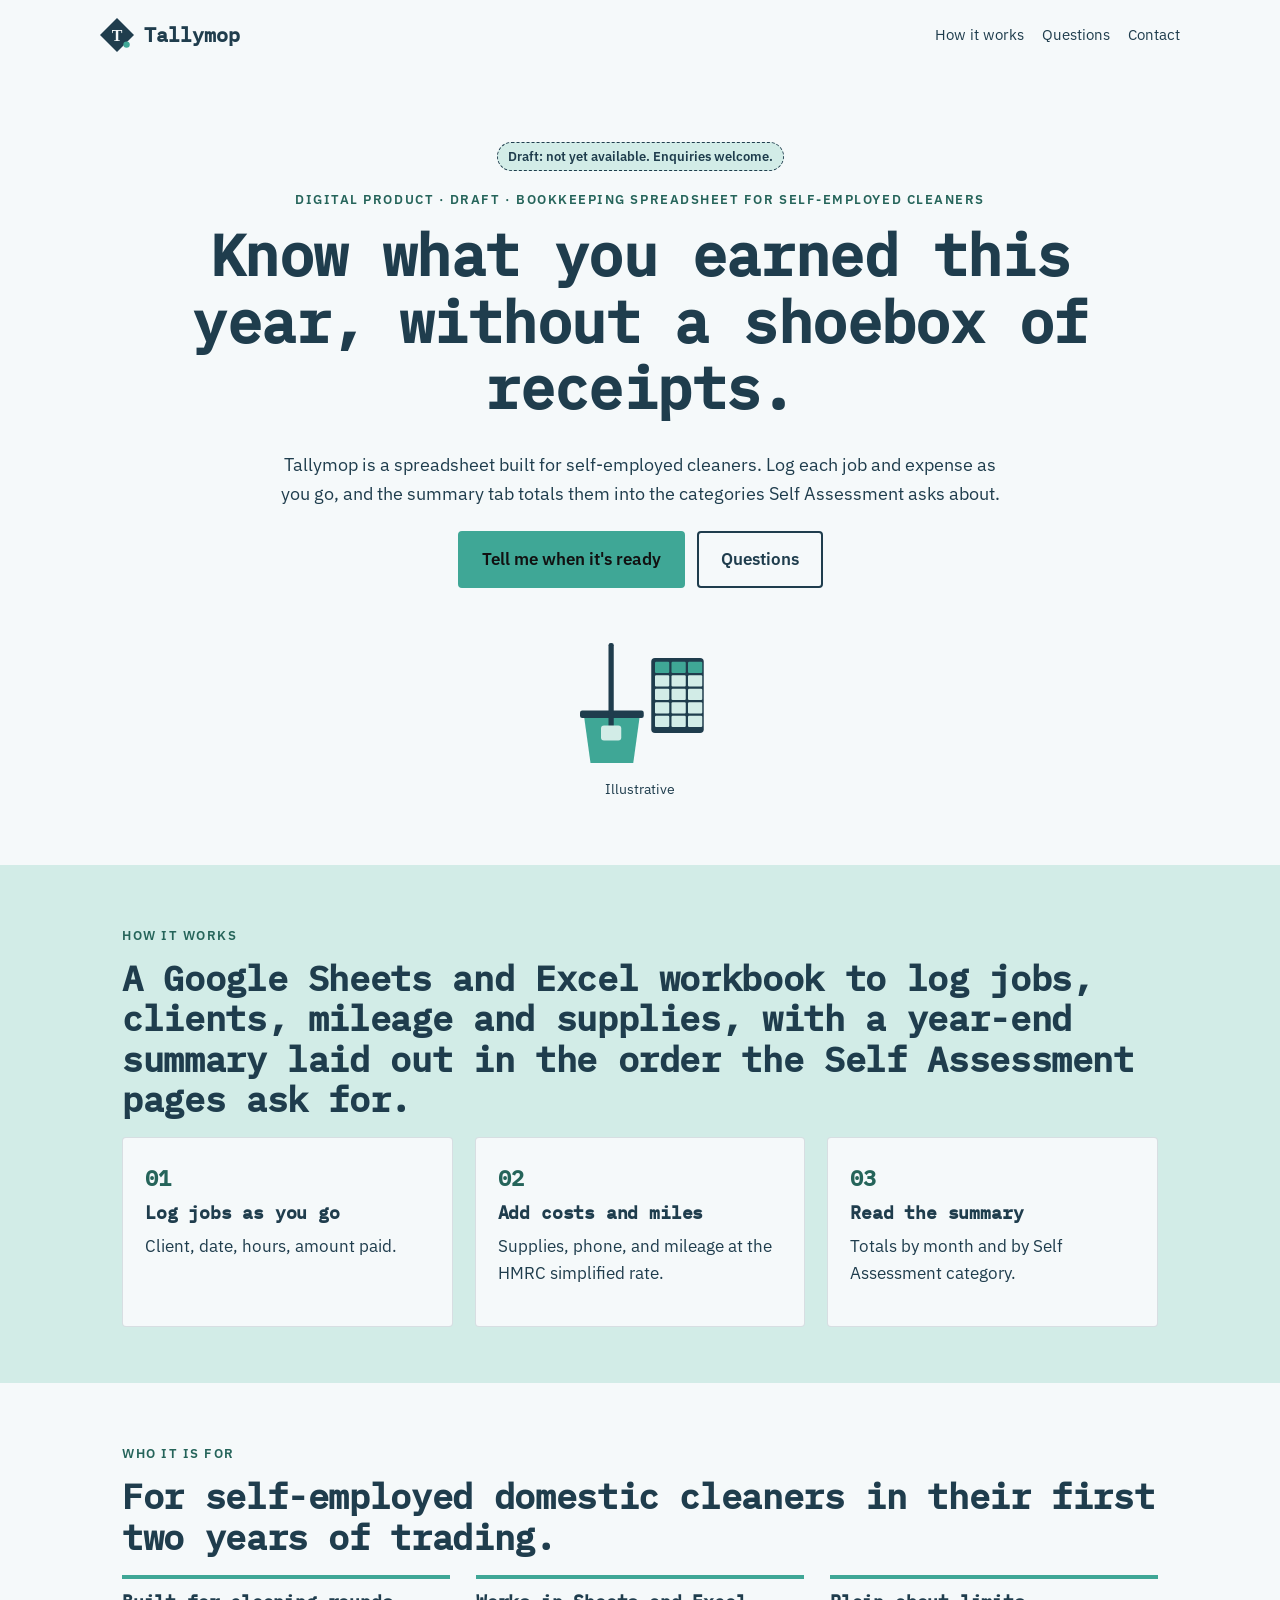
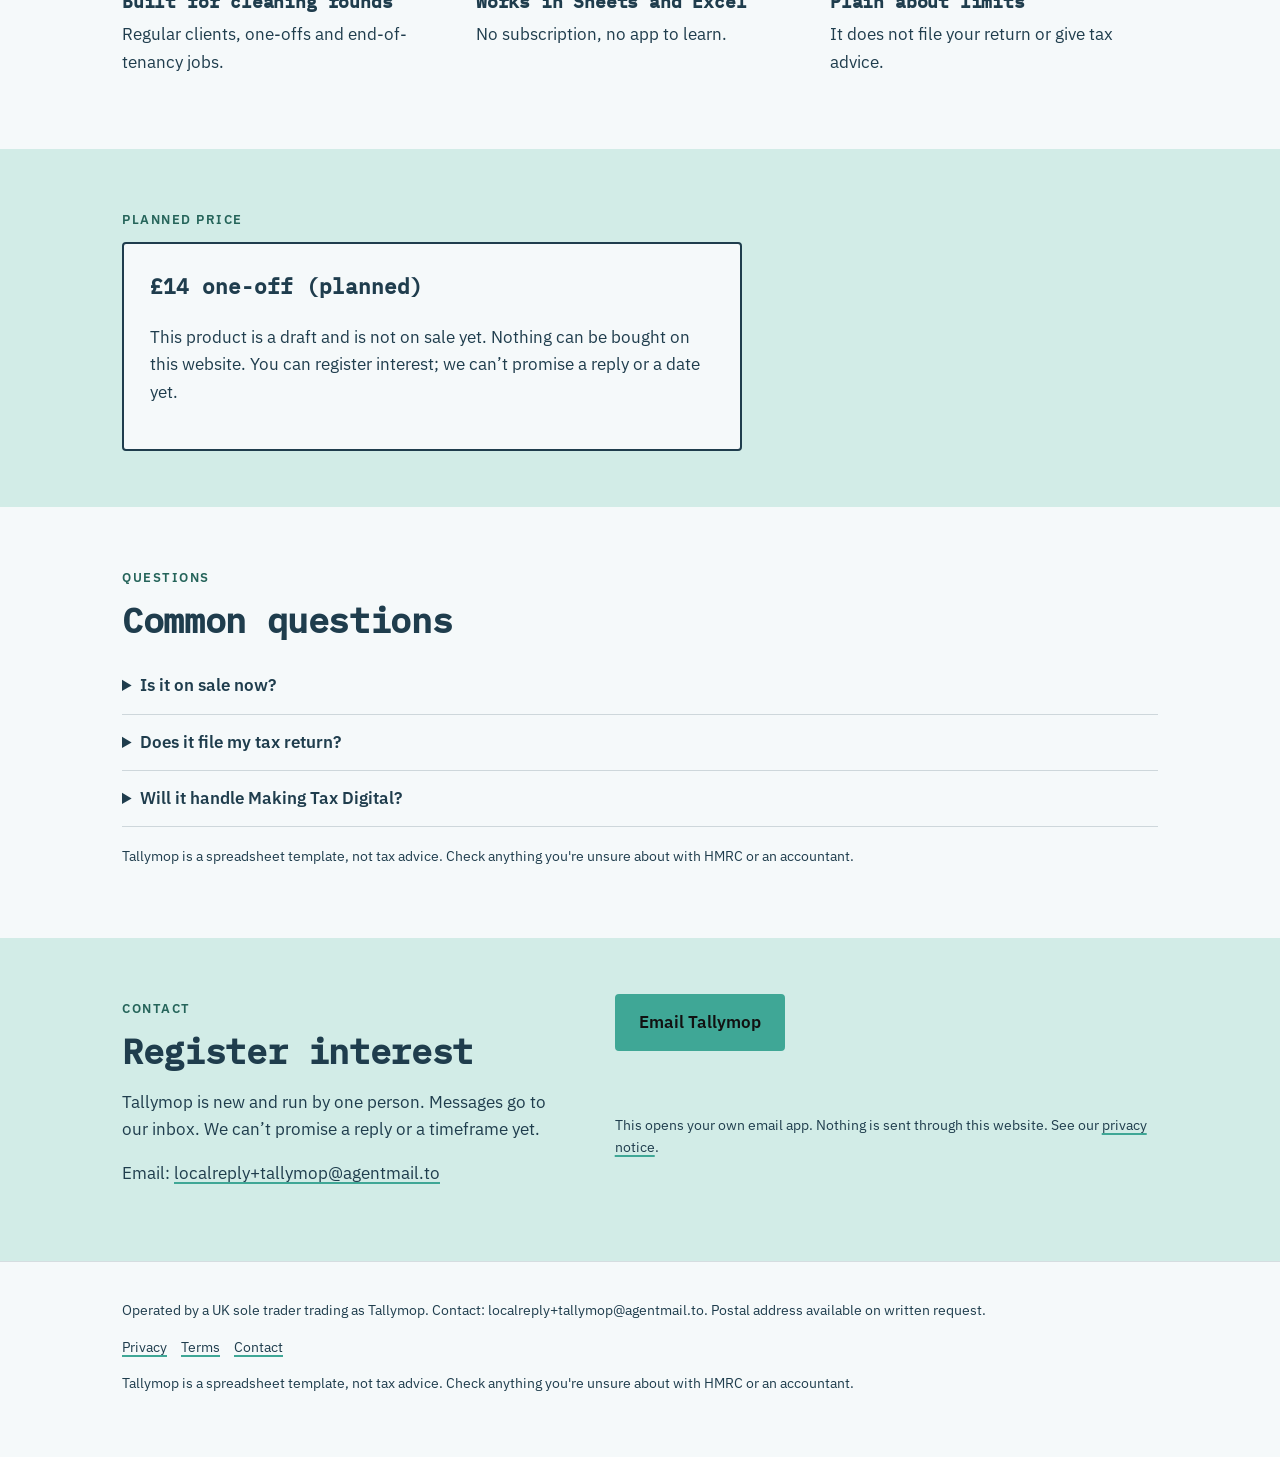
<file: index.html>
<!doctype html>
<html lang="en-GB">
<head>
<meta charset="utf-8">
<meta name="viewport" content="width=device-width, initial-scale=1">
<meta http-equiv="Content-Security-Policy" content="default-src 'self'; img-src 'self' data: https://localreplyloop.goatcounter.com; style-src 'self'; script-src 'self'; font-src 'self'; connect-src 'self'; form-action 'self'; base-uri 'self'; object-src 'none'">
<meta name="referrer" content="strict-origin-when-cross-origin">
<title>Tallymop: Know what you earned this year, without a shoebox of receipts</title>
<meta name="description" content="A Google Sheets and Excel workbook to log jobs, clients, mileage and supplies, with a year-end summary laid out in the order the Self Assessment.">
<meta name="theme-color" content="#1F3D4D">
<meta property="og:type" content="website"><meta property="og:title" content="Tallymop: Know what you earned this year, without a shoebox of receipts"><meta property="og:description" content="A Google Sheets and Excel workbook to log jobs, clients, mileage and supplies, with a year-end summary laid out in the order the Self Assessment.">
<meta property="og:image" content="https://evanturner557-del.github.io/tallymop/assets/og.png"><meta property="og:image:width" content="1200"><meta property="og:image:height" content="630">
<meta property="og:image:alt" content="Tallymop: Know what you earned this year, without a shoebox of receipts."><meta property="og:site_name" content="Tallymop"><meta property="og:locale" content="en_GB">
<meta property="og:url" content="https://evanturner557-del.github.io/tallymop/"><meta name="twitter:card" content="summary_large_image">
<link rel="canonical" href="https://evanturner557-del.github.io/tallymop/">
<link rel="icon" href="assets/favicon.svg" type="image/svg+xml">
<link rel="stylesheet" href="assets/site.css">
<script src="assets/config.js"></script>
<script src="assets/analytics.js" defer></script>
<script src="_shared/kit.js" defer></script>
</head>
<body>
<a class="skip" href="#main">Skip to content</a>
<header><div class="wrap top"><a class="brand" href="./"><svg viewBox="0 0 64 64" aria-hidden="true" width="34" height="34"><path d="M32 0 64 32 32 64 0 32z" fill="#1F3D4D"/><text x="32" y="43" text-anchor="middle" font-family="Georgia, serif" font-weight="700" font-size="30" fill="#F5F9FA">T</text><circle cx="50" cy="50" r="6" fill="#3FA796"/></svg>Tallymop</a><nav aria-label="Primary"><a href="#how">How it works</a><a href="#faq">Questions</a><a href="#contact">Contact</a></nav></div></header>
<main id="main">
<section class="hero"><div class="wrap"><span class="draft">Draft: not yet available. Enquiries welcome.</span><br><span class="eyebrow">Digital product · draft · Bookkeeping spreadsheet for self-employed cleaners</span><h1>Know what you earned this year, without a shoebox of receipts.</h1><p class="lede">Tallymop is a spreadsheet built for self-employed cleaners. Log each job and expense as you go, and the summary tab totals them into the categories Self Assessment asks about.</p><div class="ctas"><a class="btn" href="#contact" data-cta="hero">Tell me when it&#x27;s ready</a><a class="btn ghost" href="#faq" data-cta="hero-secondary">Questions</a></div><figure class="art"><svg viewBox="0 0 400 400" aria-hidden="true" focusable="false" class="motif"><path d="M50 230 h150 l-18 130 h-114z" fill="#3FA796"/><rect x="40" y="220" width="170" height="20" rx="6" fill="#1F3D4D"/><rect x="116" y="40" width="14" height="230" rx="6" fill="#1F3D4D"/><rect x="96" y="260" width="54" height="40" rx="8" fill="#D2ECE7"/><rect x="230" y="80" width="140" height="200" rx="10" fill="#1F3D4D"/><rect x="240" y="90" width="38" height="30" rx="3" fill="#3FA796"/><rect x="284" y="90" width="38" height="30" rx="3" fill="#3FA796"/><rect x="328" y="90" width="38" height="30" rx="3" fill="#3FA796"/><rect x="240" y="126" width="38" height="30" rx="3" fill="#D2ECE7"/><rect x="284" y="126" width="38" height="30" rx="3" fill="#D2ECE7"/><rect x="328" y="126" width="38" height="30" rx="3" fill="#D2ECE7"/><rect x="240" y="162" width="38" height="30" rx="3" fill="#D2ECE7"/><rect x="284" y="162" width="38" height="30" rx="3" fill="#D2ECE7"/><rect x="328" y="162" width="38" height="30" rx="3" fill="#D2ECE7"/><rect x="240" y="198" width="38" height="30" rx="3" fill="#D2ECE7"/><rect x="284" y="198" width="38" height="30" rx="3" fill="#D2ECE7"/><rect x="328" y="198" width="38" height="30" rx="3" fill="#D2ECE7"/><rect x="240" y="234" width="38" height="30" rx="3" fill="#D2ECE7"/><rect x="284" y="234" width="38" height="30" rx="3" fill="#D2ECE7"/><rect x="328" y="234" width="38" height="30" rx="3" fill="#D2ECE7"/></svg><figcaption class="fine">Illustrative</figcaption></figure></div></section>
<section class="tint" id="how"><div class="wrap"><span class="eyebrow">How it works</span><h2>A Google Sheets and Excel workbook to log jobs, clients, mileage and supplies, with a year-end summary laid out in the order the Self Assessment pages ask for.</h2><div class="steps"><div class="step"><h3>Log jobs as you go</h3><p>Client, date, hours, amount paid.</p></div><div class="step"><h3>Add costs and miles</h3><p>Supplies, phone, and mileage at the HMRC simplified rate.</p></div><div class="step"><h3>Read the summary</h3><p>Totals by month and by Self Assessment category.</p></div></div></div></section>
<section><div class="wrap"><span class="eyebrow">Who it is for</span><h2>For self-employed domestic cleaners in their first two years of trading.</h2><div class="points"><div class="point"><h3>Built for cleaning rounds</h3><p>Regular clients, one-offs and end-of-tenancy jobs.</p></div><div class="point"><h3>Works in Sheets and Excel</h3><p>No subscription, no app to learn.</p></div><div class="point"><h3>Plain about limits</h3><p>It does not file your return or give tax advice.</p></div></div></div></section>
<section class="tint" id="price"><div class="wrap"><span class="eyebrow">Planned price</span><div class="pricebox"><p class="price">£14 one-off (planned)</p><p>This product is a draft and is not on sale yet. Nothing can be bought on this website. You can register interest; we can’t promise a reply or a date yet.</p></div></div></section>
<section id="faq"><div class="wrap"><span class="eyebrow">Questions</span><h2>Common questions</h2><details><summary>Is it on sale now?</summary><p>Not yet. Tallymop is a draft product. Ask to hear when it&#x27;s ready.</p></details><details><summary>Does it file my tax return?</summary><p>No. It organises your figures. You or your accountant still file.</p></details><details><summary>Will it handle Making Tax Digital?</summary><p>Not on its own. If MTD applies to you, you&#x27;ll need compatible software too.</p></details><p class="fine fine-gap">Tallymop is a spreadsheet template, not tax advice. Check anything you&#x27;re unsure about with HMRC or an accountant.</p></div></section>
<section class="tint" id="contact"><div class="wrap contact-grid"><div><span class="eyebrow">Contact</span><h2>Register interest</h2><p>Tallymop is new and run by one person. Messages go to our inbox. We can’t promise a reply or a timeframe yet.</p><p>Email: <a href="mailto:localreply+tallymop@agentmail.to">localreply+tallymop@agentmail.to</a></p></div><div class="form contact-mail"><p><a class="btn" href="mailto:localreply+tallymop@agentmail.to?subject=%5BTallymop%5D%20Enquiry" data-cta="enquire">Email Tallymop</a></p><p class="hint">This opens your own email app. Nothing is sent through this website. See our <a href="privacy.html">privacy notice</a>.</p></div></div></section>
</main><footer><div class="wrap"><p>Operated by a UK sole trader trading as Tallymop. Contact: localreply+tallymop@agentmail.to. Postal address available on written request.</p>
<p><a href="privacy.html">Privacy</a><a href="terms.html">Terms</a><a href="./#contact">Contact</a></p>
<p class="fine">Tallymop is a spreadsheet template, not tax advice. Check anything you&#x27;re unsure about with HMRC or an accountant.</p></div></footer>
</body></html>
</file>
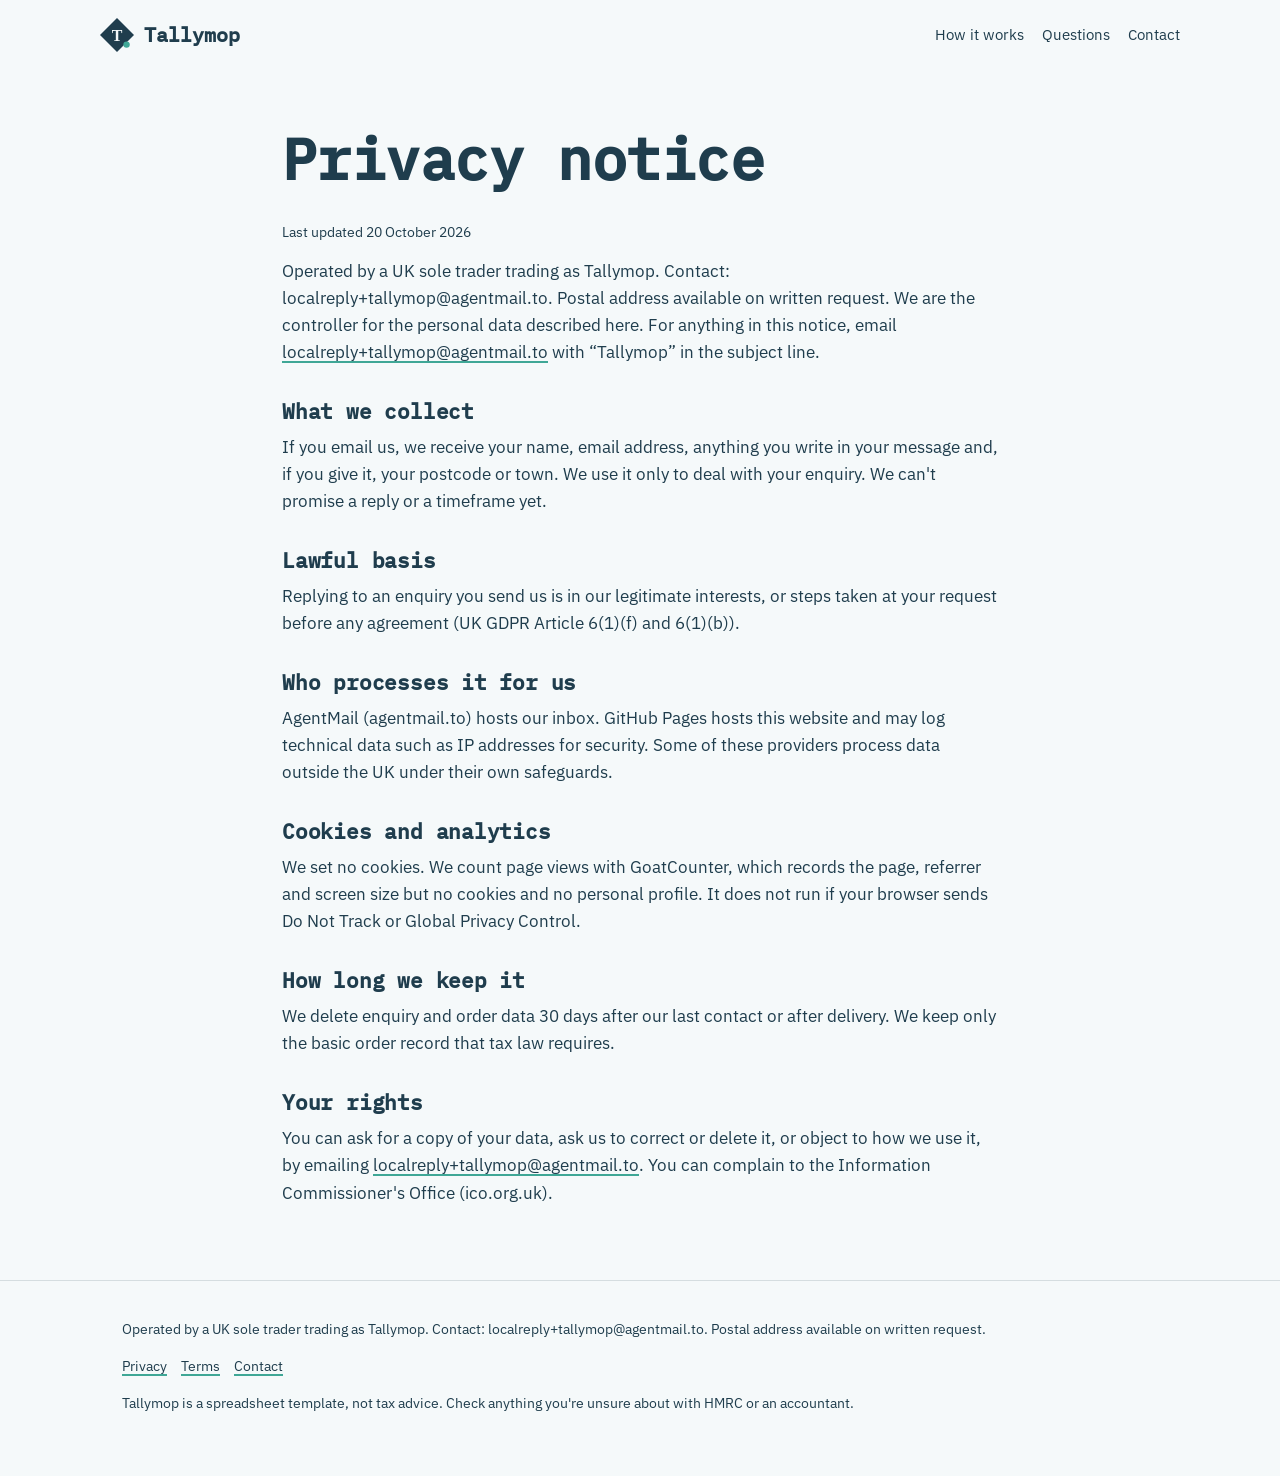
<file: privacy.html>
<!doctype html>
<html lang="en-GB">
<head>
<meta charset="utf-8">
<meta name="viewport" content="width=device-width, initial-scale=1">
<meta http-equiv="Content-Security-Policy" content="default-src 'self'; img-src 'self' data: https://localreplyloop.goatcounter.com; style-src 'self'; script-src 'self'; font-src 'self'; connect-src 'self'; form-action 'self'; base-uri 'self'; object-src 'none'">
<meta name="referrer" content="strict-origin-when-cross-origin">
<title>Privacy notice | Tallymop</title>
<meta name="description" content="Privacy notice for Tallymop.">
<meta name="theme-color" content="#1F3D4D">
<meta property="og:type" content="website"><meta property="og:title" content="Privacy notice | Tallymop"><meta property="og:description" content="Privacy notice for Tallymop.">
<meta property="og:image" content="https://evanturner557-del.github.io/tallymop/assets/og.png"><meta property="og:image:width" content="1200"><meta property="og:image:height" content="630">
<meta property="og:image:alt" content="Tallymop: Know what you earned this year, without a shoebox of receipts."><meta property="og:site_name" content="Tallymop"><meta property="og:locale" content="en_GB">
<meta property="og:url" content="https://evanturner557-del.github.io/tallymop/privacy.html"><meta name="twitter:card" content="summary_large_image">
<link rel="canonical" href="https://evanturner557-del.github.io/tallymop/privacy.html">
<link rel="icon" href="assets/favicon.svg" type="image/svg+xml">
<link rel="stylesheet" href="assets/site.css">
<script src="assets/config.js"></script>
<script src="assets/analytics.js" defer></script>
<script src="_shared/kit.js" defer></script>
</head>
<body>
<a class="skip" href="#main">Skip to content</a>
<header><div class="wrap top"><a class="brand" href="./"><svg viewBox="0 0 64 64" aria-hidden="true" width="34" height="34"><path d="M32 0 64 32 32 64 0 32z" fill="#1F3D4D"/><text x="32" y="43" text-anchor="middle" font-family="Georgia, serif" font-weight="700" font-size="30" fill="#F5F9FA">T</text><circle cx="50" cy="50" r="6" fill="#3FA796"/></svg>Tallymop</a><nav aria-label="Primary"><a href="#how">How it works</a><a href="#faq">Questions</a><a href="#contact">Contact</a></nav></div></header><main id="main"><section><div class="wrap legal"><h1>Privacy notice</h1><p class="fine">Last updated 20 October 2026</p>
<p><span>Operated by a UK sole trader trading as Tallymop. Contact: localreply+tallymop@agentmail.to. Postal address available on written request.</span> We are the controller for the personal data described here. For anything in this notice, email <a href="mailto:localreply+tallymop@agentmail.to">localreply+tallymop@agentmail.to</a> with “Tallymop” in the subject line.</p>
<h2>What we collect</h2><p>If you email us, we receive your name, email address, anything you write in your message and, if you give it, your postcode or town. We use it only to deal with your enquiry. We can&#x27;t promise a reply or a timeframe yet.</p>
<h2>Lawful basis</h2><p>Replying to an enquiry you send us is in our legitimate interests, or steps taken at your request before any agreement (UK GDPR Article 6(1)(f) and 6(1)(b)).</p>
<h2>Who processes it for us</h2><p>AgentMail (agentmail.to) hosts our inbox. GitHub Pages hosts this website and may log technical data such as IP addresses for security. Some of these providers process data outside the UK under their own safeguards.</p>
<h2>Cookies and analytics</h2><p>We set no cookies. We count page views with GoatCounter, which records the page, referrer and screen size but no cookies and no personal profile. It does not run if your browser sends Do Not Track or Global Privacy Control.</p>
<h2>How long we keep it</h2><p>We delete enquiry and order data 30 days after our last contact or after delivery. We keep only the basic order record that tax law requires.</p>
<h2>Your rights</h2><p>You can ask for a copy of your data, ask us to correct or delete it, or object to how we use it, by emailing <a href="mailto:localreply+tallymop@agentmail.to">localreply+tallymop@agentmail.to</a>. You can complain to the Information Commissioner's Office (ico.org.uk).</p></div></section></main><footer><div class="wrap"><p>Operated by a UK sole trader trading as Tallymop. Contact: localreply+tallymop@agentmail.to. Postal address available on written request.</p>
<p><a href="privacy.html">Privacy</a><a href="terms.html">Terms</a><a href="./#contact">Contact</a></p>
<p class="fine">Tallymop is a spreadsheet template, not tax advice. Check anything you&#x27;re unsure about with HMRC or an accountant.</p></div></footer>
</body></html>
</file>
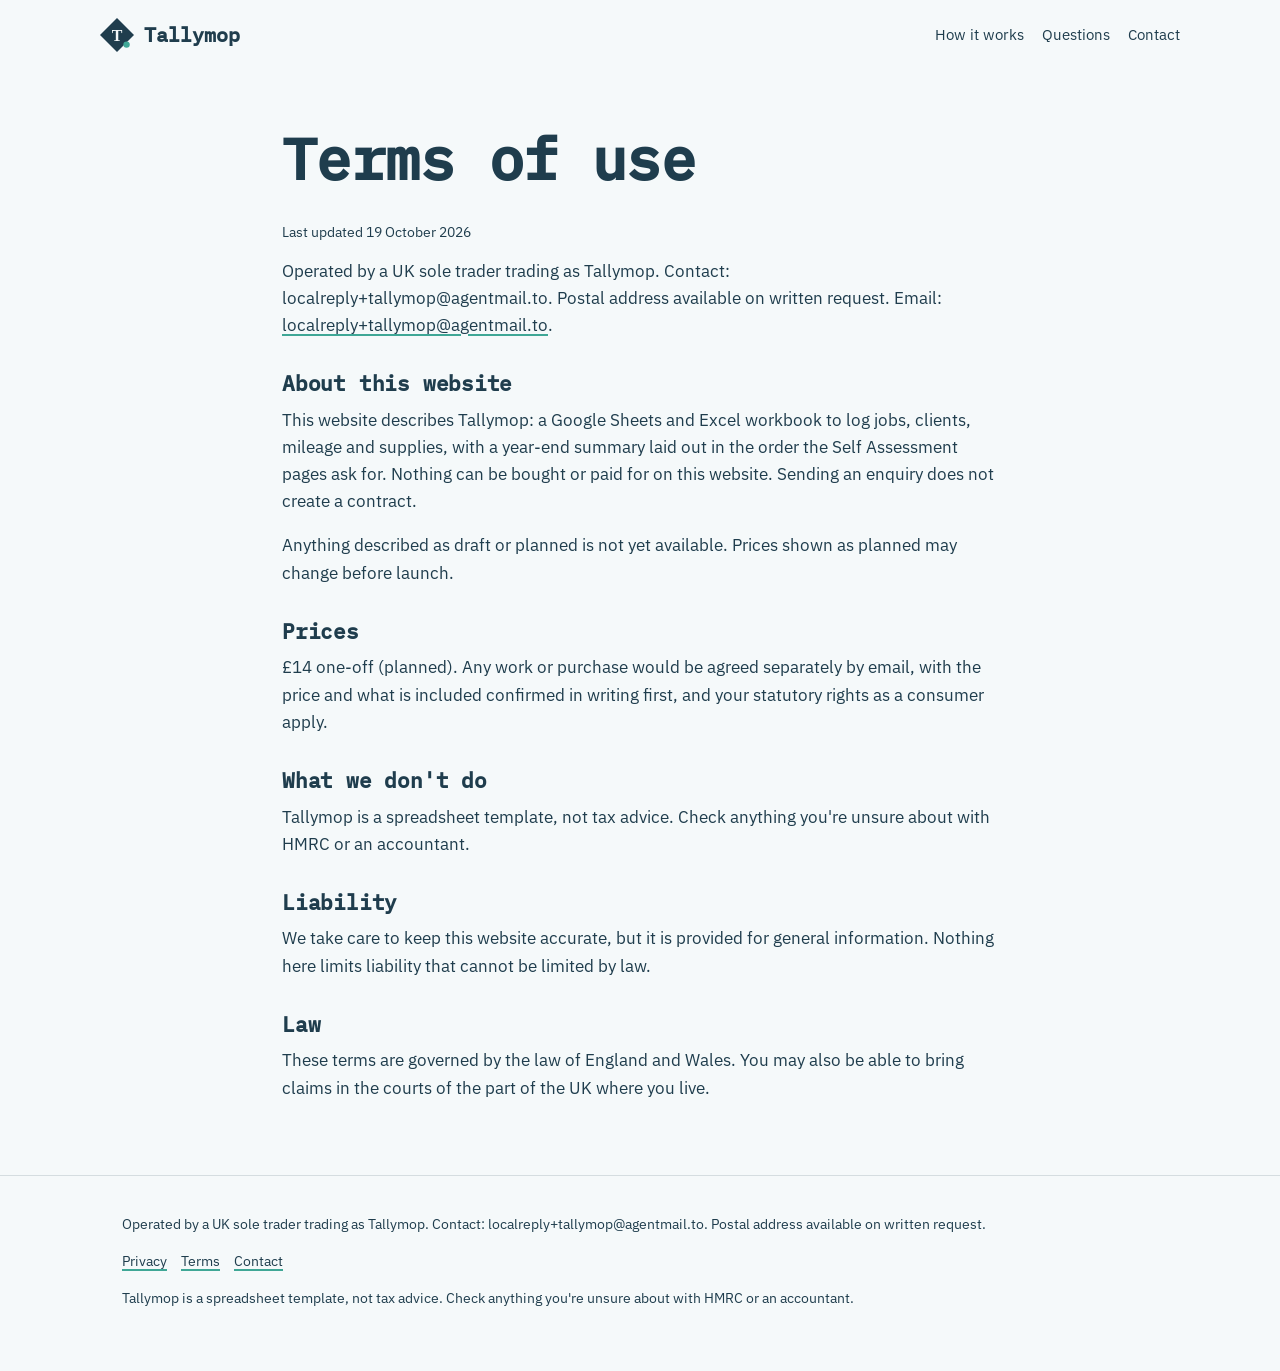
<file: terms.html>
<!doctype html>
<html lang="en-GB">
<head>
<meta charset="utf-8">
<meta name="viewport" content="width=device-width, initial-scale=1">
<meta http-equiv="Content-Security-Policy" content="default-src 'self'; img-src 'self' data: https://localreplyloop.goatcounter.com; style-src 'self'; script-src 'self'; font-src 'self'; connect-src 'self'; form-action 'self'; base-uri 'self'; object-src 'none'">
<meta name="referrer" content="strict-origin-when-cross-origin">
<title>Terms of use | Tallymop</title>
<meta name="description" content="Terms of use for Tallymop.">
<meta name="theme-color" content="#1F3D4D">
<meta property="og:type" content="website"><meta property="og:title" content="Terms of use | Tallymop"><meta property="og:description" content="Terms of use for Tallymop.">
<meta property="og:image" content="https://evanturner557-del.github.io/tallymop/assets/og.png"><meta property="og:image:width" content="1200"><meta property="og:image:height" content="630">
<meta property="og:image:alt" content="Tallymop: Know what you earned this year, without a shoebox of receipts."><meta property="og:site_name" content="Tallymop"><meta property="og:locale" content="en_GB">
<meta property="og:url" content="https://evanturner557-del.github.io/tallymop/terms.html"><meta name="twitter:card" content="summary_large_image">
<link rel="canonical" href="https://evanturner557-del.github.io/tallymop/terms.html">
<link rel="icon" href="assets/favicon.svg" type="image/svg+xml">
<link rel="stylesheet" href="assets/site.css">
<script src="assets/config.js"></script>
<script src="assets/analytics.js" defer></script>
<script src="_shared/kit.js" defer></script>
</head>
<body>
<a class="skip" href="#main">Skip to content</a>
<header><div class="wrap top"><a class="brand" href="./"><svg viewBox="0 0 64 64" aria-hidden="true" width="34" height="34"><path d="M32 0 64 32 32 64 0 32z" fill="#1F3D4D"/><text x="32" y="43" text-anchor="middle" font-family="Georgia, serif" font-weight="700" font-size="30" fill="#F5F9FA">T</text><circle cx="50" cy="50" r="6" fill="#3FA796"/></svg>Tallymop</a><nav aria-label="Primary"><a href="#how">How it works</a><a href="#faq">Questions</a><a href="#contact">Contact</a></nav></div></header><main id="main"><section><div class="wrap legal"><h1>Terms of use</h1><p class="fine">Last updated 19 October 2026</p>
<p><span>Operated by a UK sole trader trading as Tallymop. Contact: localreply+tallymop@agentmail.to. Postal address available on written request.</span> Email: <a href="mailto:localreply+tallymop@agentmail.to">localreply+tallymop@agentmail.to</a>.</p>
<h2>About this website</h2><p>This website describes Tallymop: a Google Sheets and Excel workbook to log jobs, clients, mileage and supplies, with a year-end summary laid out in the order the Self Assessment pages ask for. Nothing can be bought or paid for on this website. Sending an enquiry does not create a contract.</p><p>Anything described as draft or planned is not yet available. Prices shown as planned may change before launch.</p>
<h2>Prices</h2><p>£14 one-off (planned). Any work or purchase would be agreed separately by email, with the price and what is included confirmed  in writing first, and your statutory rights as a consumer apply.</p>
<h2>What we don't do</h2><p>Tallymop is a spreadsheet template, not tax advice. Check anything you&#x27;re unsure about with HMRC or an accountant.</p>
<h2>Liability</h2><p>We take care to keep this website accurate, but it is provided for general information. Nothing here limits liability that cannot be limited by law.</p>
<h2>Law</h2><p>These terms are governed by the law of England and Wales. You may also be able to bring claims in the courts of the part of the UK where you live.</p></div></section></main><footer><div class="wrap"><p>Operated by a UK sole trader trading as Tallymop. Contact: localreply+tallymop@agentmail.to. Postal address available on written request.</p>
<p><a href="privacy.html">Privacy</a><a href="terms.html">Terms</a><a href="./#contact">Contact</a></p>
<p class="fine">Tallymop is a spreadsheet template, not tax advice. Check anything you&#x27;re unsure about with HMRC or an accountant.</p></div></footer>
</body></html>
</file>
<file: assets/site.css>
@font-face{font-family:'IBM Plex Mono';font-weight:500;font-style:normal;font-display:swap;src:url(fonts/ibm-plex-mono-latin-500-normal.woff2) format('woff2')}
@font-face{font-family:'IBM Plex Sans';font-weight:400;font-style:normal;font-display:swap;src:url(fonts/ibm-plex-sans-latin-400-normal.woff2) format('woff2')}
@font-face{font-family:'IBM Plex Sans';font-weight:600;font-style:normal;font-display:swap;src:url(fonts/ibm-plex-sans-latin-600-normal.woff2) format('woff2')}
:root{--ink:#1F3D4D;--paper:#F5F9FA;--acc:#3FA796;--acc-text:#25645A;--on-acc:#111111;--acc-btn:#3FA796;--soft:#D2ECE7;--on-ink:#F5F9FA;--r:4px;--br:4px;--head:'IBM Plex Mono', ui-monospace, monospace;--body:'IBM Plex Sans', system-ui, sans-serif}
*,*::before,*::after{box-sizing:border-box}html{scroll-behavior:smooth}@media (prefers-reduced-motion:reduce){html{scroll-behavior:auto}*{transition:none!important}}
body{margin:0;font-family:var(--body);color:var(--ink);background:var(--paper);line-height:1.6;font-size:17px;-webkit-font-smoothing:antialiased}
h1,h2,h3{font-family:var(--head);line-height:1.15;margin:0 0 .5em;letter-spacing:-.01em}h1{font-size:clamp(2.1rem,5vw,3.6rem)}h2{font-size:clamp(1.5rem,3vw,2.2rem)}h3{font-size:1.15rem}
p{margin:0 0 1em}a{color:var(--ink);text-decoration-color:var(--acc);text-underline-offset:3px;text-decoration-thickness:2px}
.wrap{max-width:1080px;margin:0 auto;padding:0 22px}.skip{position:absolute;left:-999px}.skip:focus{left:12px;top:12px;background:var(--ink);color:var(--on-ink);padding:8px 12px;z-index:9}
:focus-visible{outline:3px solid var(--acc);outline-offset:2px}
.top{display:flex;align-items:center;justify-content:space-between;padding:18px 0;gap:16px}.brand{display:flex;align-items:center;gap:10px;font-family:var(--head);font-weight:700;font-size:1.25rem;text-decoration:none}
.top nav a{margin-left:18px;font-size:.95rem;text-decoration:none}.top nav a:hover{text-decoration:underline}
.btn{display:inline-block;background:var(--acc-btn);color:var(--on-acc);padding:13px 22px;border-radius:var(--br);font-weight:600;text-decoration:none;border:2px solid var(--acc-btn);cursor:pointer;font:inherit;font-weight:600}
.btn:hover{filter:none;box-shadow:inset 0 0 0 2px currentColor}.btn.ghost{background:transparent;color:var(--ink);border-color:var(--ink)}
.eyebrow{display:inline-block;font-size:.8rem;letter-spacing:.12em;text-transform:uppercase;font-weight:600;color:var(--acc-text);margin-bottom:12px}
.hero{padding:48px 0 64px}.hero .lede{font-size:1.15rem;max-width:40em}.ctas{display:flex;gap:12px;flex-wrap:wrap;margin-top:22px}
.motif{width:100%;height:auto;max-width:420px;display:block}.art{margin:0}
.draft{display:inline-block;background:var(--soft);border:1px dashed var(--ink);padding:3px 10px;border-radius:999px;font-size:.82rem;font-weight:600;margin-bottom:14px}
section{padding:56px 0}.tint{background:var(--soft)}
.steps{display:grid;grid-template-columns:repeat(auto-fit,minmax(220px,1fr));gap:22px;counter-reset:s}
.step{padding:22px;border-radius:var(--r);background:var(--paper);border:1px solid color-mix(in srgb,var(--ink) 14%,transparent)}
.step::before{counter-increment:s;content:"0" counter(s);font-family:var(--head);font-weight:700;color:var(--acc-text);display:block;font-size:1.4rem;margin-bottom:6px}
.points{display:grid;grid-template-columns:repeat(auto-fit,minmax(240px,1fr));gap:26px}.point h3{border-top:4px solid var(--acc);padding-top:12px}
.price{font-family:var(--head);font-size:1.3rem;font-weight:700}.pricebox{border:2px solid var(--ink);border-radius:var(--r);padding:26px;max-width:620px;background:var(--paper)}
details{border-bottom:1px solid color-mix(in srgb,var(--ink) 18%,transparent);padding:14px 0}summary{cursor:pointer;font-weight:600}details p{margin-top:10px}
.form{display:grid;gap:14px;max-width:620px}.form label{font-weight:600;font-size:.95rem;display:block;margin-bottom:4px}
.form input,.form textarea,.form select{width:100%;padding:12px;border:1.5px solid color-mix(in srgb,var(--ink) 40%,transparent);border-radius:calc(var(--r)/2);font:inherit;background:#fff;color:#111}
.form textarea{min-height:120px}.hint,.fine{font-size:.88rem}.form-status{font-weight:600}
.contact-grid{display:grid;grid-template-columns:1fr 1.2fr;gap:40px}@media(max-width:800px){.contact-grid{grid-template-columns:1fr}.top nav a:not([href="#contact"]){display:none}.top nav a{margin-left:0;padding:10px 0;font-weight:600}}
footer{padding:36px 0 48px;font-size:.9rem;border-top:1px solid color-mix(in srgb,var(--ink) 15%,transparent)}footer a{margin-right:14px}
.tool{background:var(--paper);border:2px solid var(--ink);border-radius:var(--r);padding:26px;max-width:640px}.tool .row{display:grid;grid-template-columns:1fr 140px;gap:12px;align-items:center;margin-bottom:10px}
.tool input[type=number]{padding:10px;border:1.5px solid var(--ink);border-radius:8px;font:inherit;width:100%}.result{margin-top:16px;padding:16px;background:var(--soft);border-radius:calc(var(--r)/2);min-height:3em}
.check h3{margin-top:18px}.check label{display:flex;gap:10px;align-items:flex-start;padding:6px 0}.check input{width:20px;height:20px;accent-color:var(--acc)}
.legal{max-width:760px}.legal h2{font-size:1.3rem;margin-top:1.6em}
.hero{text-align:center;padding-top:72px}.hero .lede{margin:0 auto}.hero .ctas{justify-content:center}.hero .art{max-width:520px;margin:40px auto 0}.hero .art svg{max-width:none;height:150px;width:100%;border-radius:var(--r)}

.fine.fine-gap{margin-top:18px}
</file>
